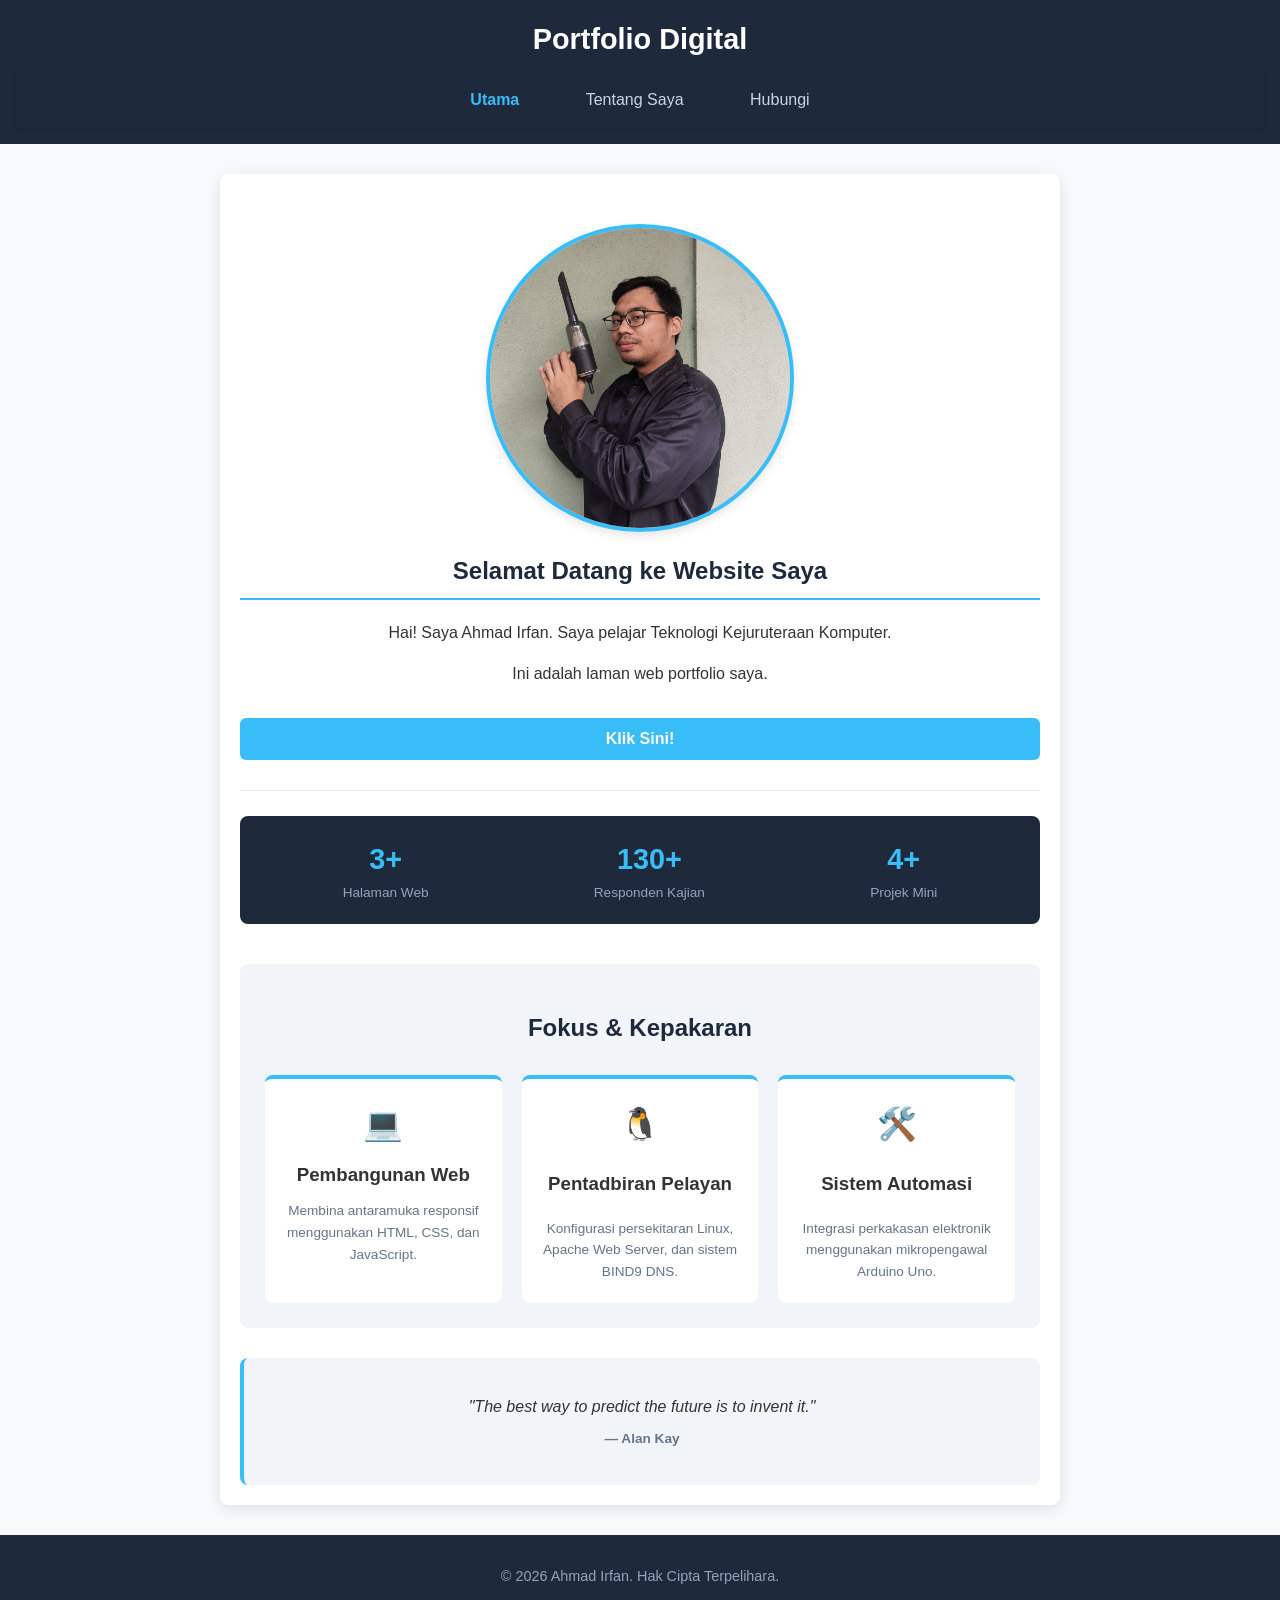
<file: index.html>
<!DOCTYPE html>
<html lang="ms">
<head>
    <meta charset="UTF-8">
    <meta name="viewport" content="width=device-width, initial-scale=1.0">
    <title>Portfolio Saya - Utama</title>
    <link rel="stylesheet" href="style.css">
</head>
<body>

    <header>
        <h1>Portfolio Digital</h1>
        <nav>
            <a href="index.html" class="active">Utama</a>
            <a href="about.html">Tentang Saya</a>
            <a href="contact.html">Hubungi</a>
        </nav>
    </header>

    <main>
    <section class="hero">
        <div class="profile-container">
            <img src="Aku.jpg" alt="Ahmad Irfan" class="profile-img">
        </div>
        <h2>Selamat Datang ke Website Saya</h2>
        <p>Hai! Saya Ahmad Irfan. Saya pelajar Teknologi Kejuruteraan Komputer.</p>
        <p>Ini adalah laman web portfolio saya.</p>
        <button id="btnSelamatDatang">Klik Sini!</button>
    </section>

    <section class="statistik-section">
        <div class="stat-kotak">
            <span class="stat-nombor">3+</span>
            <span class="stat-label">Halaman Web</span>
        </div>
        <div class="stat-kotak">
            <span class="stat-nombor">130+</span>
            <span class="stat-label">Responden Kajian</span>
        </div>
        <div class="stat-kotak">
            <span class="stat-nombor">4+</span>
            <span class="stat-label">Projek Mini</span>
        </div>
    </section>

    <section class="servis-section" style="margin-top: 40px; padding: 25px; background-color: #f1f5f9; border-radius: 8px;">
        <h2 style="text-align: center; border-bottom: none; margin-bottom: 20px;">Fokus & Kepakaran</h2>
        <div class="grid-servis" style="display: grid; grid-template-columns: repeat(auto-fit, minmax(200px, 1fr)); gap: 20px;">
            <div class="kotak-servis" style="background: white; padding: 20px; border-radius: 8px; text-align: center; border-top: 4px solid #38bdf8;">
                <div style="font-size: 2rem; margin-bottom: 10px;">💻</div>
                <h3 style="margin: 0 0 10px 0;">Pembangunan Web</h3>
                <p style="font-size: 0.85rem; color: #64748b; margin: 0;">Membina antaramuka responsif menggunakan HTML, CSS, dan JavaScript.</p>
            </div>
            <div class="kotak-servis" style="background: white; padding: 20px; border-radius: 8px; text-align: center; border-top: 4px solid #38bdf8;">
                <div style="font-size: 2rem; margin-bottom: 10px;">🐧</div>
                <h3>Pentadbiran Pelayan</h3>
                <p style="font-size: 0.85rem; color: #64748b; margin: 0;">Konfigurasi persekitaran Linux, Apache Web Server, dan sistem BIND9 DNS.</p>
            </div>
            <div class="kotak-servis" style="background: white; padding: 20px; border-radius: 8px; text-align: center; border-top: 4px solid #38bdf8;">
                <div style="font-size: 2rem; margin-bottom: 10px;">🛠️</div>
                <h3>Sistem Automasi</h3>
                <p style="font-size: 0.85rem; color: #64748b; margin: 0;">Integrasi perkakasan elektronik menggunakan mikropengawal Arduino Uno.</p>
            </div>
        </div>
    </section>

    <section class="quote-section">
        <blockquote>
            "The best way to predict the future is to invent it."
            <cite>— Alan Kay</cite>
        </blockquote>
    </section>
</main>

    <footer>
        <p>&copy; 2026 Ahmad Irfan. Hak Cipta Terpelihara.</p>
    </footer>

    <script src="script.js"></script>
</body>
</html>
</file>
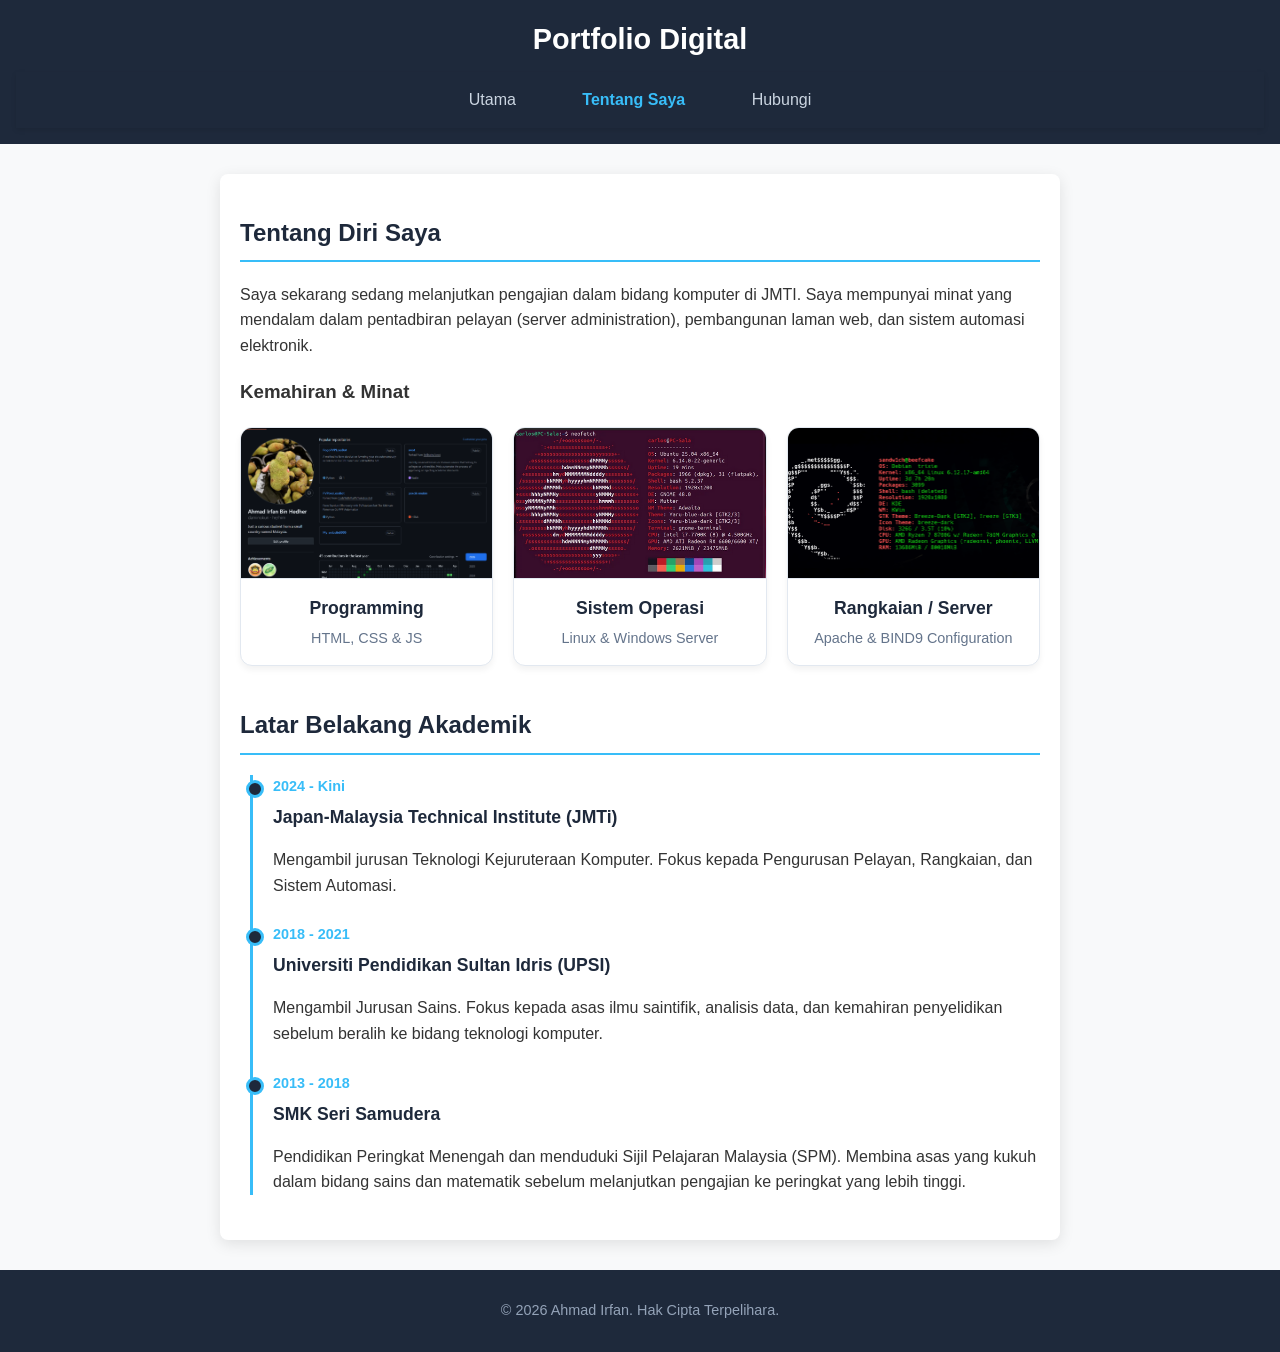
<file: about.html>
<!DOCTYPE html>
<html lang="ms">
<head>
    <meta charset="UTF-8">
    <meta name="viewport" content="width=device-width, initial-scale=1.0">
    <title>Portfolio Saya - Tentang Saya</title>
    <link rel="stylesheet" href="style.css">
</head>
<body>

    <header>
        <h1>Portfolio Digital</h1>
        <nav>
            <a href="index.html">Utama</a>
            <a href="about.html" class="active">Tentang Saya</a>
            <a href="contact.html">Hubungi</a>
        </nav>
    </header>

    <main>
        <section class="content-section">
            <h2>Tentang Diri Saya</h2>
            <p>Saya sekarang sedang melanjutkan pengajian dalam bidang komputer di JMTI. Saya mempunyai minat yang mendalam dalam pentadbiran pelayan (server administration), pembangunan laman web, dan sistem automasi elektronik.</p>
            
            <h3>Kemahiran & Minat</h3>
            <div class="kad-kemahiran">
                
                <a href="https://github.com/daminokun" target="_blank" class="pautan-kad">
                    <div class="kad">
                        <div class="kad-gambar">
                            <img src="preview-code.png" alt="Programming Preview">
                        </div>
                        <div class="kad-teks">
                            <h3>Programming</h3>
                            <p>HTML, CSS & JS</p>
                        </div>
                    </div>
                </a>

                <a href="https://ubuntu.com/" target="_blank" class="pautan-kad">
                    <div class="kad">
                        <div class="kad-gambar">
                            <img src="preview-os.png" alt="OS Preview">
                        </div>
                        <div class="kad-teks">
                            <h3>Sistem Operasi</h3>
                            <p>Linux & Windows Server</p>
                        </div>
                    </div>
                </a>

                <a href="https://www.debian.org/" target="_blank" class="pautan-kad">
                    <div class="kad">
                        <div class="kad-gambar">
                            <img src="preview-server.png" alt="Server Preview">
                        </div>
                        <div class="kad-teks">
                            <h3>Rangkaian / Server</h3>
                            <p>Apache & BIND9 Configuration</p>
                        </div>
                    </div>
                </a>

            </div>
        </section>
    <section class="timeline-section">
    <h2>Latar Belakang Akademik</h2>
    <div class="timeline">
        <div class="timeline-item">
            <div class="tahun">2024 - Kini</div>
            <div class="maklumat">
                <h3>Japan-Malaysia Technical Institute (JMTi)</h3>
                <p>Mengambil jurusan Teknologi Kejuruteraan Komputer. Fokus kepada Pengurusan Pelayan, Rangkaian, dan Sistem Automasi.</p>
            </div>
        </div>
		
		<div class="timeline-item">
			<div class="tahun">2018 - 2021</div>
			<div class="maklumat">
				<h3>Universiti Pendidikan Sultan Idris (UPSI)</h3>
				<p>Mengambil Jurusan Sains. Fokus kepada asas ilmu saintifik, analisis data, dan kemahiran penyelidikan sebelum beralih ke bidang teknologi komputer.</p>
			</div>
		</div>
		
		<div class="timeline-item">
			<div class="tahun">2013 - 2018</div>
			<div class="maklumat">
				<h3>SMK Seri Samudera</h3>
				<p>Pendidikan Peringkat Menengah dan menduduki Sijil Pelajaran Malaysia (SPM). Membina asas yang kukuh dalam bidang sains dan matematik sebelum melanjutkan pengajian ke peringkat yang lebih tinggi.</p>
			</div>
		</div>
    
	
	
	</div>
</section>
	</main>

    <footer>
        <p>&copy; 2026 Ahmad Irfan. Hak Cipta Terpelihara.</p>
    </footer>

    <script src="script.js"></script>
</body>
</html>
</file>
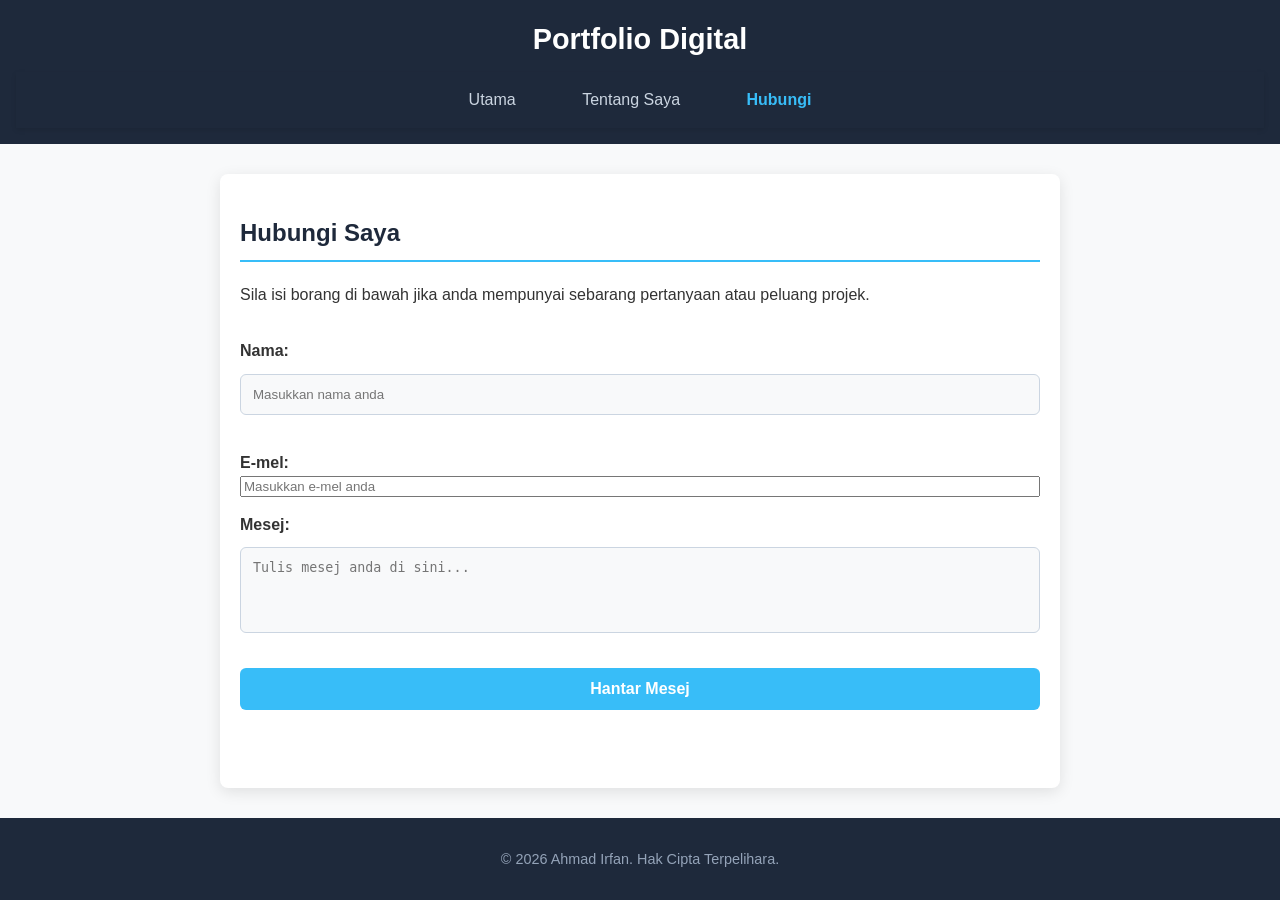
<file: contact.html>
<!DOCTYPE html>
<html lang="ms">
<head>
    <meta charset="UTF-8">
    <meta name="viewport" content="width=device-width, initial-scale=1.0">
    <title>Portfolio Saya - Hubungi</title>
    <link rel="stylesheet" href="style.css">
</head>
<body>

    <header>
        <h1>Portfolio Digital</h1>
        <nav>
            <a href="index.html">Utama</a>
            <a href="about.html">Tentang Saya</a>
            <a href="contact.html" class="active">Hubungi</a>
        </nav>
    </header>

    <main>
        <section class="form-section">
            <h2>Hubungi Saya</h2>
            <p>Sila isi borang di bawah jika anda mempunyai sebarang pertanyaan atau peluang projek.</p>
            
            <form id="borangHubungi">
                <label for="nama">Nama:</label>
                <input type="text" id="nama" required placeholder="Masukkan nama anda">

                <label for="email">E-mel:</label>
                <input type="email" id="email" required placeholder="Masukkan e-mel anda">

                <label for="mesej">Mesej:</label>
                <textarea id="mesej" rows="4" required placeholder="Tulis mesej anda di sini..."></textarea>

                <button type="submit">Hantar Mesej</button>
            </form>
        </section>
    </main>

    <footer>
        <p>&copy; 2026 Ahmad Irfan. Hak Cipta Terpelihara.</p>
    </footer>

    <script src="script.js"></script>
</body>
</html>
</file>
<file: style.css>
/* ==========================================
   1. GAYA ASAS & LAYOUT (DESKTOP FIRST)
   ========================================== */
body {
    font-family: 'Segoe UI', Arial, sans-serif;
    line-height: 1.6;
    margin: 0;
    padding: 0;
    background-color: #f8f9fa;
    color: #333333;
    display: flex;
    flex-direction: column;
    min-height: 100vh;
}

header {
    background-color: #1e293b;
    color: white;
    padding: 1rem;
    text-align: center;
}

header h1 {
    margin: 0 0 10px 0;
    font-size: 1.8rem;
}

/* ==========================================
   2. NAVIGASI (MENU)
   ========================================== */
nav {
    background-color: #1e293b;
    padding: 15px 20px;
    text-align: center;
    box-shadow: 0 2px 5px rgba(0,0,0,0.1);
}

nav a {
    color: #cbd5e1;
    text-decoration: none;
    margin: 0 15px;
    font-weight: 500;
    padding: 8px 16px;
    transition: all 0.3s ease;
}

nav a:hover {
    color: #ffffff;
    background-color: #334155;
    border-radius: 4px;
}

nav a.active {
    color: #38bdf8;
    font-weight: bold;
}

/* ==========================================
   3. KANDUNGAN UTAMA
   ========================================== */
main {
    flex: 1;
    max-width: 800px;
    width: 90%;
    margin: 30px auto;
    background: white;
    padding: 20px;
    border-radius: 8px;
    box-shadow: 0 4px 15px rgba(0, 0, 0, 0.1);
}

.hero {
    text-align: center;
    padding: 30px 0;
    border-bottom: 1px solid #e2e8f0;
    margin-bottom: 25px;
}

/* Kotak pembungkus gambar */
.profile-container {
    width: 300px;          /* Tetapkan lebar bulatan */
    height: 300px;         /* Tetapkan tinggi bulatan (Mesti sama dengan lebar) */
    margin: 0 auto 15px auto; /* Letakkan di tengah dan beri jarak bawah */
    border-radius: 50%;    /* Ini kod wajib untuk potong kotak jadi bulat */
    border: 4px solid #38bdf8; /* Border biru terang seperti dalam lakaran */
    box-shadow: 0 4px 10px rgba(0, 0, 0, 0.1); /* Kesan bayang lembut */
    overflow: hidden;      /* Memastikan gambar di dalam tidak terkeluar dari bulatan */
    background-color: #cbd5e1; /* Warna asas sementara jika gambar lambat load */
}

/* Gaya khusus untuk gambar muka */
.profile-img {
    width: 100%;
    height: 100%;
    object-fit: cover;     /* Trik penting: Gambar tidak akan penyek walaupun saiz asal petak */
    object-position: center; /* Fokuskan potongan gambar di bahagian tengah (muka) */
}

.sub-tajuk {
    font-size: 1.2rem;
    color: #64748b;
    margin-top: 5px;
}

.statistik-section {
    display: flex;
    justify-content: space-around;
    background: #1e293b;
    color: white;
    padding: 20px;
    border-radius: 8px;
    margin: 25px 0;
    text-align: center;
}
.stat-kotak {
    display: flex;
    flex-direction: column;
}
.stat-nombor {
    font-size: 1.8rem;
    font-weight: bold;
    color: #38bdf8;
}
.stat-label {
    font-size: 0.85rem;
    color: #94a3b8;
}
@media screen and (max-width: 600px) {
    .statistik-section {
        flex-direction: column;
        gap: 15px;
    }
}

.quote-section {
    background-color: #f1f5f9;
    padding: 20px;
    border-radius: 8px;
    margin-top: 30px;
    border-left: 4px solid #38bdf8;
    font-style: italic;
    text-align: center;
}
.quote-section cite {
    display: block;
    margin-top: 8px;
    font-size: 0.85em;
    color: #64748b;
    font-weight: bold;
    font-style: normal;
}
h2 {
    border-bottom: 2px solid #38bdf8;
    padding-bottom: 8px;
    color: #1e293b;
}

/* ==========================================
   4. STRUKTUR KAD KEMAHIRAN (PREVIEW GAMBAR)
   ========================================== */
.kad-kemahiran {
    display: flex;
    gap: 20px;
    margin-top: 20px;
}

.pautan-kad {
    text-decoration: none;
    color: inherit;
    flex: 1;       
    display: flex; 
} /* <-- Telah dibetulkan kurungan di sini */

.kad {
    flex: 1;
    background: #ffffff;
    border: 1px solid #e2e8f0;
    border-radius: 12px;
    overflow: hidden;    
    display: flex;
    flex-direction: column;
    box-shadow: 0 4px 6px rgba(0, 0, 0, 0.05);
    transition: all 0.3s ease;
}

/* Kawasan Gambar Preview */
.kad-gambar {
    width: 100%;
    height: 150px;       
    background-color: #f8f9fa;
    border-bottom: 1px solid #e2e8f0;
    overflow: hidden;
}

.kad-gambar img {
    width: 100%;
    height: 100%;
    object-fit: cover;   
    transition: transform 0.3s ease;
}

/* Kawasan Teks Kad */
.kad-teks {
    padding: 15px;
    text-align: center;
}

.kad-teks h3 {
    margin: 0 0 5px 0;
    font-size: 1.1em;
    color: #1e293b;
}

.kad-teks p {
    margin: 0;
    font-size: 0.9em;
    color: #64748b;
}

/* Kesan Hover pada Kad */
.pautan-kad:hover .kad {
    transform: translateY(-8px); 
    box-shadow: 0 12px 20px rgba(0, 0, 0, 0.1); 
    border-color: #38bdf8; 
}

.pautan-kad:hover .kad-gambar img {
    transform: scale(1.05); 
}
/*untuk bahagian timeline*/
.timeline-section {
    margin-top: 40px;
}
.timeline {
    border-left: 3px solid #38bdf8;
    padding-left: 20px;
    margin-left: 10px;
}
.timeline-item {
    margin-bottom: 25px;
    position: relative;
}
/* Buat titik bulat pada garisan */
.timeline-item::before {
    content: '';
    position: absolute;
    left: -27px;
    top: 5px;
    background: #1e293b;
    border: 3px solid #38bdf8;
    width: 12px;
    height: 12px;
    border-radius: 50%;
}
.timeline-item .tahun {
    font-weight: bold;
    color: #38bdf8;
    font-size: 0.9rem;
}
.timeline-item h3 {
    margin: 5px 0;
    font-size: 1.1rem;
    color: #1e293b;
}
/* ==========================================
   5. BORANG HUBUNGI & BUTANG
   ========================================== */
form {
    display: flex;
    flex-direction: column;
}

label {
    margin-top: 15px;
    font-weight: bold;
}

input[type="text"], textarea {
    width: 100%;
    padding: 12px;
    margin: 10px 0 20px 0;
    border: 1px solid #cbd5e1;
    border-radius: 6px;
    background-color: #f8f9fa;
    box-sizing: border-box;
    resize: none;
}

input[type="text"]:focus, textarea:focus {
    border-color: #38bdf8;
    outline: none;
    background-color: #ffffff;
}

button, button[type="submit"] {
    background-color: #38bdf8;
    color: white;
    padding: 12px 24px;
    border: none;
    border-radius: 6px;
    cursor: pointer;
    font-size: 1em;
    font-weight: bold;
    width: 100%; 
    margin-top: 15px;
    transition: background 0.2s;
}

button:hover, button[type="submit"]:hover {
    background-color: #0284c7;
}

/* ==========================================
   6. FOOTER
   ========================================== */
footer {
    background-color: #1e293b;
    color: #94a3b8;
    text-align: center;
    padding: 15px 0;
    font-size: 0.9rem;
    margin-top: auto;
}

/* ==========================================
   7. REKA BENTUK MOBILE VIEW (PALING BAWAH)
   ========================================== */
@media screen and (max-width: 600px) {
    body {
        margin: 0;
        padding: 0;
    }

    nav {
        text-align: center;
    }

    nav a {
        display: block; 
        margin: 8px 0; 
        padding: 10px;
        background-color: #334155; 
        border-radius: 6px;
    }

    main {
        padding: 15px;
        margin: 15px auto;
        width: 95%;
    }

    .kad-kemahiran {
        flex-direction: column;
        gap: 15px;
    }
}
</file>
